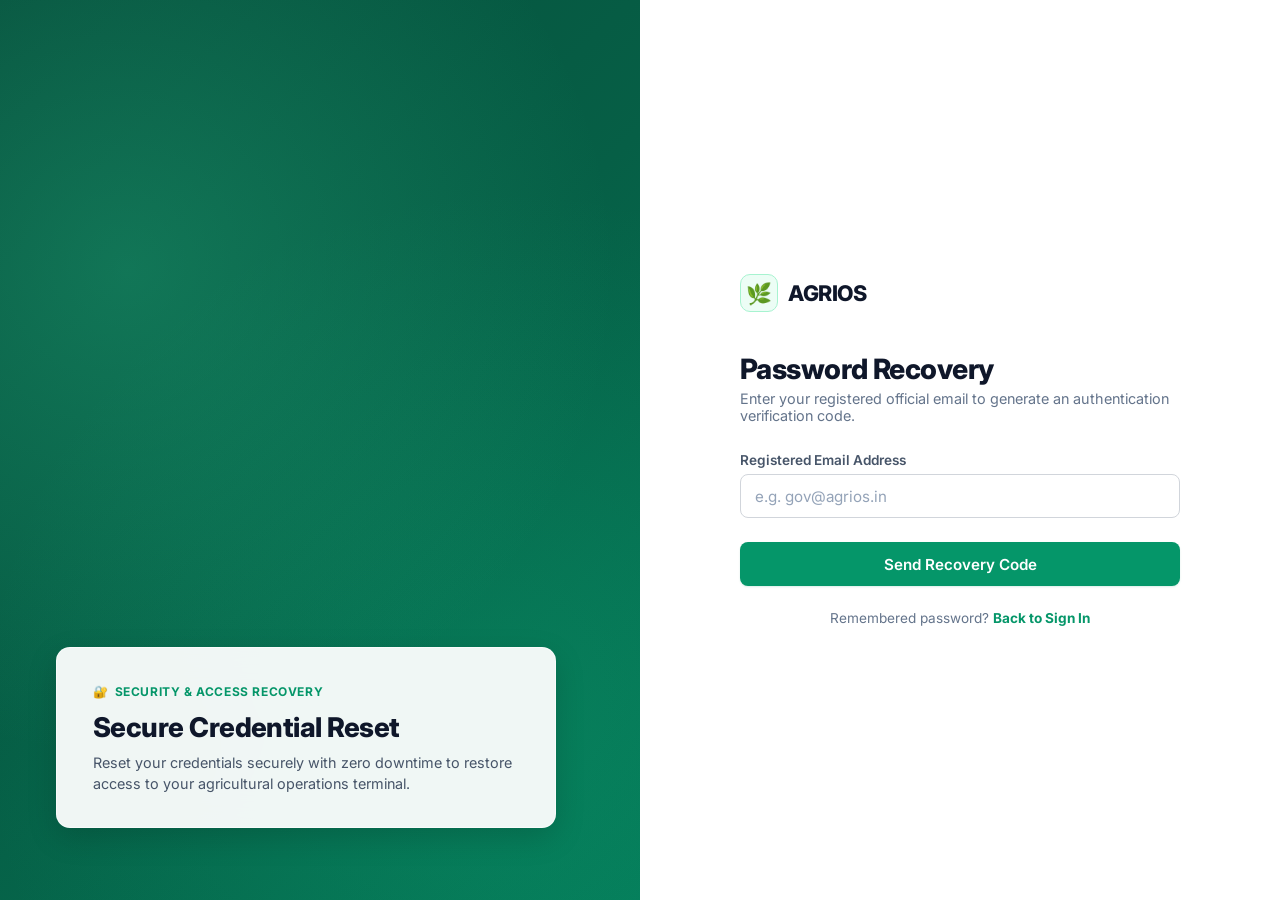
<file: frontend/forgot-password.html>
<!DOCTYPE html>
<html lang="en">
<head>
  <meta charset="UTF-8">
  <meta name="viewport" content="width=device-width, initial-scale=1.0, maximum-scale=1.0, user-scalable=no">
  <title>Reset Password — AGRIOS Living Agricultural OS</title>
  <link rel="preconnect" href="https://fonts.googleapis.com">
  <link rel="preconnect" href="https://fonts.gstatic.com" crossorigin>
  <link href="https://fonts.googleapis.com/css2?family=Inter:wght@400;500;600;700;800&family=JetBrains+Mono:wght@400;500;600&display=swap" rel="stylesheet">
  <link rel="stylesheet" href="css/vizitor-theme.css">
  <style>
    .login-container {
      display: grid;
      grid-template-columns: 1fr 1fr;
      min-height: 100vh;
      width: 100%;
      max-width: 100%;
      overflow-x: hidden;
    }
    @media (max-width: 960px) {
      .login-container {
        display: flex;
        flex-direction: column;
        width: 100%;
        min-height: 100vh;
      }
      .login-visual {
        display: none;
      }
      .login-form-side {
        padding: 1.5rem 1.15rem !important;
        width: 100% !important;
      }
      .login-form-wrapper {
        max-width: 100% !important;
      }
      .brand-logo-row {
        margin-bottom: 1.25rem !important;
      }
    }
    .login-visual {
      background: linear-gradient(135deg, #064e3b 0%, #065f46 50%, #047857 100%);
      display: flex;
      flex-direction: column;
      justify-content: flex-end;
      padding: 4.5rem 3.5rem;
      position: relative;
      overflow: hidden;
    }
    .login-visual::before {
      content: "";
      position: absolute;
      top: 0; left: 0; width: 100%; height: 100%;
      background: radial-gradient(circle at 20% 30%, rgba(52, 211, 153, 0.25) 0%, transparent 60%),
                  radial-gradient(circle at 80% 80%, rgba(16, 185, 129, 0.2) 0%, transparent 60%);
      pointer-events: none;
    }
    .login-visual-box {
      position: relative;
      z-index: 10;
      background: rgba(255, 255, 255, 0.94);
      backdrop-filter: blur(16px);
      padding: 2rem 2.25rem;
      border-radius: 14px;
      box-shadow: 0 10px 30px rgba(0, 0, 0, 0.15);
      border: 1px solid rgba(255, 255, 255, 0.6);
      max-width: 500px;
    }
    .login-visual-box h2 {
      font-size: 1.7rem;
      font-weight: 800;
      color: #0f172a;
      letter-spacing: -0.02em;
      margin-bottom: 0.5rem;
    }
    .login-visual-box p {
      font-size: 0.9rem;
      color: #475569;
      line-height: 1.5;
    }
    .login-form-side {
      display: flex;
      align-items: center;
      justify-content: center;
      padding: 3rem 2rem;
      background-color: #ffffff;
      overflow-y: auto;
    }
    .login-form-wrapper {
      width: 100%;
      max-width: 440px;
      display: flex;
      flex-direction: column;
    }
    .brand-logo-row {
      display: flex;
      align-items: center;
      gap: 10px;
      margin-bottom: 2.5rem;
    }
    .brand-logo-icon {
      width: 38px;
      height: 38px;
      border-radius: 10px;
      background: #ecfdf5;
      border: 1px solid #a7f3d0;
      display: flex;
      align-items: center;
      justify-content: center;
      font-size: 1.3rem;
    }
    .brand-logo-text {
      font-size: 1.35rem;
      font-weight: 800;
      color: #0f172a;
      letter-spacing: -0.02em;
    }
  </style>
</head>
<body>

<div class="login-container">
  <!-- Visual Left Side -->
  <div class="login-visual">
    <div class="login-visual-box">
      <div style="display:inline-flex; align-items:center; gap:6px; font-size:0.75rem; font-weight:700; color:#059669; text-transform:uppercase; letter-spacing:0.05em; margin-bottom:0.75rem;">
        <span>🔐</span> Security & Access Recovery
      </div>
      <h2>Secure Credential Reset</h2>
      <p>Reset your credentials securely with zero downtime to restore access to your agricultural operations terminal.</p>
    </div>
  </div>

  <!-- Form Right Side -->
  <div class="login-form-side">
    <div class="login-form-wrapper">
      
      <div class="brand-logo-row">
        <div class="brand-logo-icon">🌿</div>
        <div class="brand-logo-text">AGRIOS</div>
      </div>

      <div style="margin-bottom: 1.75rem;">
        <h1 style="font-size: 1.75rem; font-weight: 800; color: #0f172a; letter-spacing: -0.02em;">Password Recovery</h1>
        <p style="font-size: 0.9rem; color: #64748b; margin-top: 4px;" id="stage-description">
          Enter your registered official email to generate an authentication verification code.
        </p>
      </div>

      <!-- Alert box -->
      <div id="reset-alert" style="display:none; padding:10px 14px; border-radius:8px; font-size:0.85rem; margin-bottom:1.25rem;"></div>

      <!-- Stage 1: Request OTP -->
      <form id="request-otp-form" onsubmit="handleRequestOtp(event)">
        <div class="input-group">
          <label for="recovery-email">Registered Email Address</label>
          <input type="email" id="recovery-email" required placeholder="e.g. gov@agrios.in">
        </div>

        <button type="submit" class="btn-primary" style="width:100%; height:44px; justify-content:center; margin-top:0.5rem; font-size:0.95rem;" id="request-btn">
          Send Recovery Code
        </button>

        <div style="text-align:center; margin-top:1.5rem; font-size:0.85rem; color:#64748b;">
          Remembered password? <a href="index.html" style="color:#059669; font-weight:700; text-decoration:none;">Back to Sign In</a>
        </div>
      </form>

      <!-- Stage 2: Verify OTP & Enter New Password (Hidden by default) -->
      <form id="verify-reset-form" onsubmit="handleResetPassword(event)" style="display:none;">
        <div class="input-group">
          <label for="otp-code">6-Digit Verification Code (OTP)</label>
          <input type="text" id="otp-code" required placeholder="123456" maxlength="6" style="font-family:'JetBrains Mono', monospace; font-size:1.1rem; letter-spacing:0.2em; text-align:center;">
        </div>

        <div class="input-group">
          <label for="new-password">New Password</label>
          <input type="password" id="new-password" required placeholder="••••••••">
        </div>

        <div class="input-group">
          <label for="confirm-new-password">Confirm New Password</label>
          <input type="password" id="confirm-new-password" required placeholder="••••••••">
        </div>

        <button type="submit" class="btn-primary" style="width:100%; height:44px; justify-content:center; margin-top:0.5rem; font-size:0.95rem;" id="reset-btn">
          Confirm & Update Password
        </button>

        <div style="text-align:center; margin-top:1.5rem; font-size:0.85rem; color:#64748b;">
          <a href="javascript:void(0)" onclick="restartFlow()" style="color:#64748b; text-decoration:none;">← Use a different email</a>
        </div>
      </form>

    </div>
  </div>
</div>

<script>
  let targetEmail = "";

  async function handleRequestOtp(e) {
    e.preventDefault();
    const alertBox = document.getElementById("reset-alert");
    const emailInput = document.getElementById("recovery-email").value.trim();
    const btn = document.getElementById("request-btn");

    btn.disabled = true;
    btn.innerText = "Generating Code...";

    try {
      const res = await fetch("/api/auth/forgot-password", {
        method: "POST",
        headers: { "Content-Type": "application/json" },
        body: JSON.stringify({ email: emailInput })
      });
      const data = await res.json();
      if (!res.ok) throw new Error(data.detail || "Failed to initiate password reset");

      targetEmail = emailInput;

      // Switch to Stage 2
      document.getElementById("request-otp-form").style.display = "none";
      document.getElementById("verify-reset-form").style.display = "block";
      document.getElementById("stage-description").innerText = `Enter the 6-digit OTP code sent to ${targetEmail} and your new password.`;

      alertBox.style.display = "block";
      alertBox.style.background = "#ecfdf5";
      alertBox.style.border = "1px solid #a7f3d0";
      alertBox.style.color = "#059669";
      
      // If server returned dev otp in response, show it to simplify demo verification
      if (data.otp_code) {
        alertBox.innerHTML = `Verification Code generated: <strong style="font-family:monospace; font-size:1rem; letter-spacing:0.1em;">${data.otp_code}</strong> (simulated dispatch).`;
        document.getElementById("otp-code").value = data.otp_code;
      } else {
        alertBox.innerText = `A 6-digit verification code has been dispatched to ${targetEmail}.`;
      }

    } catch (err) {
      alertBox.style.display = "block";
      alertBox.style.background = "#fef2f2";
      alertBox.style.border = "1px solid #fecaca";
      alertBox.style.color = "#dc2626";
      alertBox.innerText = err.message;
      btn.disabled = false;
      btn.innerText = "Send Recovery Code";
    }
  }

  async function handleResetPassword(e) {
    e.preventDefault();
    const alertBox = document.getElementById("reset-alert");
    const otp = document.getElementById("otp-code").value.trim();
    const newPassword = document.getElementById("new-password").value;
    const confirmPassword = document.getElementById("confirm-new-password").value;
    const btn = document.getElementById("reset-btn");

    if (newPassword !== confirmPassword) {
      alertBox.style.display = "block";
      alertBox.style.background = "#fef2f2";
      alertBox.style.border = "1px solid #fecaca";
      alertBox.style.color = "#dc2626";
      alertBox.innerText = "Passwords do not match.";
      return;
    }

    btn.disabled = true;
    btn.innerText = "Updating...";

    try {
      const res = await fetch("/api/auth/reset-password", {
        method: "POST",
        headers: { "Content-Type": "application/json" },
        body: JSON.stringify({
          email: targetEmail,
          otp: otp,
          new_password: newPassword
        })
      });
      const data = await res.json();
      if (!res.ok) throw new Error(data.detail || "Failed to update password");

      alertBox.style.display = "block";
      alertBox.style.background = "#ecfdf5";
      alertBox.style.border = "1px solid #a7f3d0";
      alertBox.style.color = "#059669";
      alertBox.innerText = "Password successfully reset! Redirecting to login...";

      setTimeout(() => {
        window.location.href = "index.html";
      }, 1200);

    } catch (err) {
      alertBox.style.display = "block";
      alertBox.style.background = "#fef2f2";
      alertBox.style.border = "1px solid #fecaca";
      alertBox.style.color = "#dc2626";
      alertBox.innerText = err.message;
      btn.disabled = false;
      btn.innerText = "Confirm & Update Password";
    }
  }

  function restartFlow() {
    document.getElementById("verify-reset-form").style.display = "none";
    document.getElementById("request-otp-form").style.display = "block";
    document.getElementById("reset-alert").style.display = "none";
    document.getElementById("request-btn").disabled = false;
    document.getElementById("request-btn").innerText = "Send Recovery Code";
  }
</script>
</body>
</html>
</file>
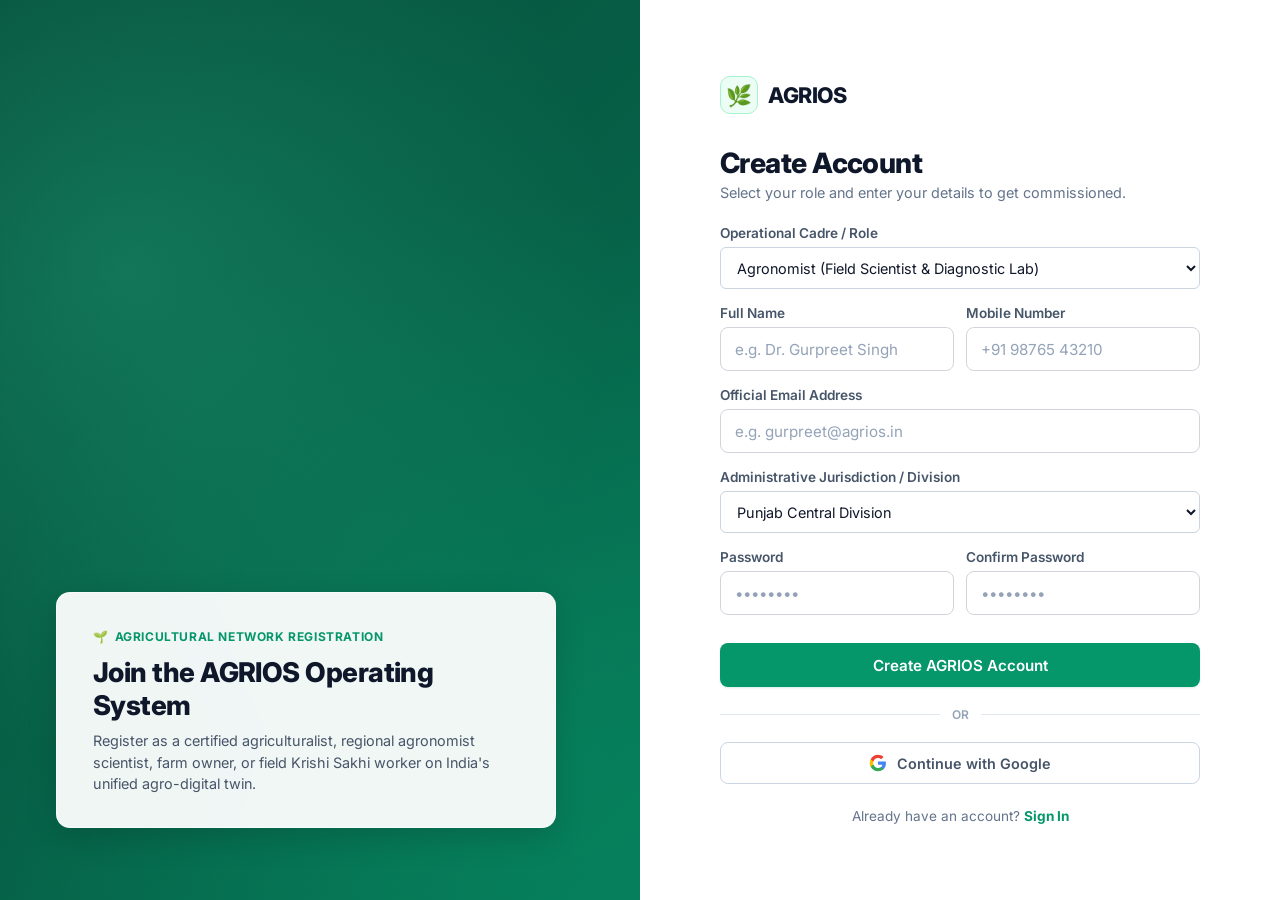
<file: frontend/signup.html>
<!DOCTYPE html>
<html lang="en">
<head>
  <meta charset="UTF-8">
  <meta name="viewport" content="width=device-width, initial-scale=1.0, maximum-scale=1.0, user-scalable=no">
  <title>Sign Up — AGRIOS Living Agricultural OS</title>
  <link rel="preconnect" href="https://fonts.googleapis.com">
  <link rel="preconnect" href="https://fonts.gstatic.com" crossorigin>
  <link href="https://fonts.googleapis.com/css2?family=Inter:wght@400;500;600;700;800&family=JetBrains+Mono:wght@400;500;600&display=swap" rel="stylesheet">
  <link rel="stylesheet" href="css/vizitor-theme.css">
  <style>
    .login-container {
      display: grid;
      grid-template-columns: 1fr 1fr;
      min-height: 100vh;
      width: 100%;
      max-width: 100%;
      overflow-x: hidden;
    }
    @media (max-width: 960px) {
      .login-container {
        display: flex;
        flex-direction: column;
        width: 100%;
        min-height: 100vh;
      }
      .login-visual {
        display: none;
      }
      .login-form-side {
        padding: 1.5rem 1.15rem !important;
        width: 100% !important;
      }
      .login-form-wrapper {
        max-width: 100% !important;
      }
      .brand-logo-row {
        margin-bottom: 1.25rem !important;
      }
    }
    .login-visual {
      background: linear-gradient(135deg, #064e3b 0%, #065f46 50%, #047857 100%);
      display: flex;
      flex-direction: column;
      justify-content: flex-end;
      padding: 4.5rem 3.5rem;
      position: relative;
      overflow: hidden;
    }
    .login-visual::before {
      content: "";
      position: absolute;
      top: 0; left: 0; width: 100%; height: 100%;
      background: radial-gradient(circle at 20% 30%, rgba(52, 211, 153, 0.25) 0%, transparent 60%),
                  radial-gradient(circle at 80% 80%, rgba(16, 185, 129, 0.2) 0%, transparent 60%);
      pointer-events: none;
    }
    .login-visual-box {
      position: relative;
      z-index: 10;
      background: rgba(255, 255, 255, 0.94);
      backdrop-filter: blur(16px);
      padding: 2rem 2.25rem;
      border-radius: 14px;
      box-shadow: 0 10px 30px rgba(0, 0, 0, 0.15);
      border: 1px solid rgba(255, 255, 255, 0.6);
      max-width: 500px;
    }
    .login-visual-box h2 {
      font-size: 1.7rem;
      font-weight: 800;
      color: #0f172a;
      letter-spacing: -0.02em;
      margin-bottom: 0.5rem;
    }
    .login-visual-box p {
      font-size: 0.9rem;
      color: #475569;
      line-height: 1.5;
    }
    .login-form-side {
      display: flex;
      align-items: center;
      justify-content: center;
      padding: 3rem 2rem;
      background-color: #ffffff;
      overflow-y: auto;
    }
    .login-form-wrapper {
      width: 100%;
      max-width: 480px;
      display: flex;
      flex-direction: column;
    }
    .brand-logo-row {
      display: flex;
      align-items: center;
      gap: 10px;
      margin-bottom: 2rem;
    }
    .brand-logo-icon {
      width: 38px;
      height: 38px;
      border-radius: 10px;
      background: #ecfdf5;
      border: 1px solid #a7f3d0;
      display: flex;
      align-items: center;
      justify-content: center;
      font-size: 1.3rem;
    }
    .brand-logo-text {
      font-size: 1.35rem;
      font-weight: 800;
      color: #0f172a;
      letter-spacing: -0.02em;
    }
  </style>
</head>
<body>

<div class="login-container">
  <!-- Visual Left Side -->
  <div class="login-visual">
    <div class="login-visual-box">
      <div style="display:inline-flex; align-items:center; gap:6px; font-size:0.75rem; font-weight:700; color:#059669; text-transform:uppercase; letter-spacing:0.05em; margin-bottom:0.75rem;">
        <span>🌱</span> Agricultural Network Registration
      </div>
      <h2>Join the AGRIOS Operating System</h2>
      <p>Register as a certified agriculturalist, regional agronomist scientist, farm owner, or field Krishi Sakhi worker on India's unified agro-digital twin.</p>
    </div>
  </div>

  <!-- Form Right Side -->
  <div class="login-form-side">
    <div class="login-form-wrapper">
      
      <div class="brand-logo-row">
        <div class="brand-logo-icon">🌿</div>
        <div class="brand-logo-text">AGRIOS</div>
      </div>

      <div style="margin-bottom: 1.5rem;">
        <h1 style="font-size: 1.75rem; font-weight: 800; color: #0f172a; letter-spacing: -0.02em;">Create Account</h1>
        <p style="font-size: 0.9rem; color: #64748b; margin-top: 4px;">Select your role and enter your details to get commissioned.</p>
      </div>

      <!-- Alert box -->
      <div id="signup-alert" style="display:none; padding:10px 14px; border-radius:8px; font-size:0.85rem; margin-bottom:1.25rem;"></div>

      <form id="signup-form" onsubmit="handleSignup(event)">
        <div class="input-group">
          <label for="role">Operational Cadre / Role</label>
          <select id="role" required style="width:100%; height:42px; border:1px solid #cbd5e1; border-radius:6px; padding:0 12px; font-size:0.9rem;">
            <option value="agronomist">Agronomist (Field Scientist & Diagnostic Lab)</option>
            <option value="farmer">Farmer (Landholder & Farm Operations)</option>
            <option value="worker">Worker (Krishi Sakhi & Field Extension)</option>
            <option value="government">Government Administrator (State Command)</option>
          </select>
        </div>

        <div style="display:grid; grid-template-columns:1fr 1fr; gap:12px;">
          <div class="input-group">
            <label for="full_name">Full Name</label>
            <input type="text" id="full_name" required placeholder="e.g. Dr. Gurpreet Singh">
          </div>
          <div class="input-group">
            <label for="phone">Mobile Number</label>
            <input type="tel" id="phone" placeholder="+91 98765 43210">
          </div>
        </div>

        <div class="input-group">
          <label for="email">Official Email Address</label>
          <input type="email" id="email" required placeholder="e.g. gurpreet@agrios.in">
        </div>

        <div class="input-group">
          <label for="jurisdiction_code">Administrative Jurisdiction / Division</label>
          <select id="jurisdiction_code" style="width:100%; height:42px; border:1px solid #cbd5e1; border-radius:6px; padding:0 12px; font-size:0.9rem;">
            <option value="Punjab Central Division">Punjab Central Division</option>
            <option value="Ludhiana Agricultural Belt">Ludhiana Agricultural Belt</option>
            <option value="Bathinda South Division">Bathinda South Division</option>
            <option value="Patiala East Division">Patiala East Division</option>
            <option value="Amritsar Border Division">Amritsar Border Division</option>
          </select>
        </div>

        <div style="display:grid; grid-template-columns:1fr 1fr; gap:12px;">
          <div class="input-group">
            <label for="password">Password</label>
            <input type="password" id="password" required placeholder="••••••••">
          </div>
          <div class="input-group">
            <label for="confirm_password">Confirm Password</label>
            <input type="password" id="confirm_password" required placeholder="••••••••">
          </div>
        </div>

        <button type="submit" class="btn-primary" style="width:100%; height:44px; justify-content:center; margin-top:0.75rem; font-size:0.95rem;" id="signup-btn">
          Create AGRIOS Account
        </button>

        <div style="display:flex; align-items:center; margin:1.25rem 0; gap:12px;">
          <div style="flex:1; height:1px; background:#e2e8f0;"></div>
          <span style="font-size:0.75rem; color:#94a3b8; font-weight:600; text-transform:uppercase;">or</span>
          <div style="flex:1; height:1px; background:#e2e8f0;"></div>
        </div>

        <button type="button" class="btn-secondary" onclick="handleGoogleSignUp()" style="width:100%; height:42px; justify-content:center; gap:10px; font-size:0.9rem; font-weight:600; background:#ffffff; border:1px solid #cbd5e1;">
          <svg width="18" height="18" viewBox="0 0 24 24">
            <path fill="#4285F4" d="M22.56 12.25c0-.78-.07-1.53-.2-2.25H12v4.26h5.92c-.26 1.37-1.04 2.53-2.21 3.31v2.77h3.57c2.08-1.92 3.28-4.74 3.28-8.09z"/>
            <path fill="#34A853" d="M12 23c2.97 0 5.46-.98 7.28-2.66l-3.57-2.77c-.98.66-2.23 1.06-3.71 1.06-2.86 0-5.29-1.93-6.16-4.53H2.18v2.84C3.99 20.53 7.7 23 12 23z"/>
            <path fill="#FBBC05" d="M5.84 14.09c-.22-.66-.35-1.36-.35-2.09s.13-1.43.35-2.09V7.06H2.18C1.43 8.55 1 10.22 1 12s.43 3.45 1.18 4.94l2.85-2.22.81-.63z"/>
            <path fill="#EA4335" d="M12 5.38c1.62 0 3.06.56 4.21 1.64l3.15-3.15C17.45 2.09 14.97 1 12 1 7.7 1 3.99 3.47 2.18 7.06l3.66 2.84c.87-2.6 3.3-4.52 6.16-4.52z"/>
          </svg>
          Continue with Google
        </button>

        <div style="text-align:center; margin-top:1.5rem; font-size:0.85rem; color:#64748b;">
          Already have an account? <a href="index.html" style="color:#059669; font-weight:700; text-decoration:none;">Sign In</a>
        </div>
      </form>

    </div>
  </div>
</div>

<script src="js/api.js"></script>
<script src="js/components.js"></script>
<script>
  async function handleSignup(e) {
    e.preventDefault();
    const alertBox = document.getElementById("signup-alert");
    const role = document.getElementById("role").value;
    const full_name = document.getElementById("full_name").value.trim();
    const email = document.getElementById("email").value.trim();
    const phone = document.getElementById("phone").value.trim();
    const jurisdiction_code = document.getElementById("jurisdiction_code").value;
    const password = document.getElementById("password").value;
    const confirm_password = document.getElementById("confirm_password").value;
    const btn = document.getElementById("signup-btn");

    if (password !== confirm_password) {
      alertBox.style.display = "block";
      alertBox.style.background = "#fef2f2";
      alertBox.style.border = "1px solid #fecaca";
      alertBox.style.color = "#dc2626";
      alertBox.innerText = "Passwords do not match. Please verify.";
      return;
    }

    btn.disabled = true;
    btn.innerText = "Creating Account...";

    try {
      const res = await fetch("/api/auth/signup", {
        method: "POST",
        headers: { "Content-Type": "application/json" },
        body: JSON.stringify({
          role,
          full_name,
          email,
          phone,
          jurisdiction_code,
          password
        })
      });
      const data = await res.json();
      if (!res.ok) throw new Error(data.detail || "Registration failed");

      localStorage.setItem("agrios_token", data.access_token);
      localStorage.setItem("agrios_user", JSON.stringify(data.user));

      alertBox.style.display = "block";
      alertBox.style.background = "#ecfdf5";
      alertBox.style.border = "1px solid #a7f3d0";
      alertBox.style.color = "#059669";
      alertBox.innerText = "Account created successfully! Launching terminal...";

      setTimeout(() => {
        redirectUser(data.user.role);
      }, 800);

    } catch (err) {
      alertBox.style.display = "block";
      alertBox.style.background = "#fef2f2";
      alertBox.style.border = "1px solid #fecaca";
      alertBox.style.color = "#dc2626";
      alertBox.innerText = err.message || "Registration failed.";
      btn.disabled = false;
      btn.innerText = "Create AGRIOS Account";
    }
  }

  async function handleGoogleSignUp() {
    const alertBox = document.getElementById("signup-alert");
    const role = document.getElementById("role").value || "farmer";
    const email = document.getElementById("email").value.trim() || `google.${role}@agrios.in`;
    const name = document.getElementById("full_name").value.trim() || `${role.charAt(0).toUpperCase() + role.slice(1)} Specialist`;
    try {
      const res = await fetch("/api/auth/google", {
        method: "POST",
        headers: { "Content-Type": "application/json" },
        body: JSON.stringify({
          token: "google_signup_mock_token",
          role: role,
          email: email,
          name: name
        })
      });
      const data = await res.json();
      if (!res.ok) throw new Error(data.detail || "Google Sign-Up failed");

      localStorage.setItem("agrios_token", data.access_token);
      localStorage.setItem("agrios_user", JSON.stringify(data.user));
      redirectUser(data.user.role);
    } catch (err) {
      alertBox.style.display = "block";
      alertBox.style.background = "#fef2f2";
      alertBox.style.border = "1px solid #fecaca";
      alertBox.style.color = "#dc2626";
      alertBox.innerText = err.message || "Google sign-up failed.";
    }
  }

  function redirectUser(role) {
    const r = (role || "").toString().toLowerCase().trim();
    const isFileProto = window.location.protocol === "file:";

    let target = isFileProto ? "government.html" : "/government";
    if (r === "agronomist") {
      target = isFileProto ? "agronomist.html" : "/agronomist";
    } else if (r === "farmer") {
      target = isFileProto ? "farmer.html" : "/farmer";
    } else if (r === "worker" || r === "operator" || r === "field_worker") {
      target = isFileProto ? "worker.html" : "/worker";
    } else if (r === "government" || r === "admin" || r === "gov") {
      target = isFileProto ? "government.html" : "/government";
    }

    window.location.href = target;
  }
</script>
</body>
</html>
</file>
<file: frontend/css/vizitor-theme.css>
/* ==========================================================================
   VIZITOR UI THEME FOR AGRIOS
   Clean, modern healthcare/pharma/agri design system
   Inter typography, Emerald Green palette (#059669 / #10b981),
   Sticky sidebar navigation, 44px standard input bars, responsive panels
   ========================================================================== */

@import url('https://fonts.googleapis.com/css2?family=Inter:wght@400;500;600;700;800&family=JetBrains+Mono:wght@400;500;600&display=swap');

:root {
  /* Pharma & Agri Green Palette */
  --brand-primary: #059669;
  --brand-primary-hover: #047857;
  --brand-accent: #10b981;
  --brand-light: #ecfdf5;
  --brand-light-hover: #d1fae5;
  --brand-border: #a7f3d0;
  --brand-ring: rgba(16, 185, 129, 0.2);

  /* Status Colors */
  --status-success: #10b981;
  --status-success-bg: #ecfdf5;
  --status-warning: #f59e0b;
  --status-warning-bg: #fffbeb;
  --status-danger: #ef4444;
  --status-danger-bg: #fef2f2;
  --status-info: #0284c7;
  --status-info-bg: #f0f9ff;

  /* Neutrals & Surfaces */
  --bg-canvas: #f8fafc;
  --bg-card: #ffffff;
  --bg-sidebar: #fafdfb;
  --bg-sidebar-hover: #ecfdf5;
  --border-subtle: #e2e8f0;
  --border-medium: #cbd5e1;
  --border-focus: #10b981;

  /* Typography */
  --font-sans: 'Inter', -apple-system, BlinkMacSystemFont, "Segoe UI", Roboto, sans-serif;
  --font-mono: 'JetBrains Mono', monospace;
  --text-primary: #0f172a;
  --text-secondary: #475569;
  --text-muted: #94a3b8;

  /* Shadows & Radii */
  --shadow-sm: 0 1px 2px 0 rgba(0, 0, 0, 0.05);
  --shadow-md: 0 4px 6px -1px rgba(0, 0, 0, 0.06), 0 2px 4px -1px rgba(0, 0, 0, 0.04);
  --shadow-lg: 0 10px 15px -3px rgba(0, 0, 0, 0.08), 0 4px 6px -2px rgba(0, 0, 0, 0.04);
  --radius-sm: 6px;
  --radius-md: 10px;
  --radius-lg: 14px;
}

* {
  box-sizing: border-box;
  margin: 0;
  padding: 0;
  font-family: var(--font-sans);
}

body {
  background-color: var(--bg-canvas);
  color: var(--text-primary);
  min-height: 100vh;
  -webkit-font-smoothing: antialiased;
}

/* --------------------------------------------------------------------------
   Layout & Sticky Sidebar
   -------------------------------------------------------------------------- */
.dashboard-layout {
  display: flex;
  min-height: 100vh;
  background-color: var(--bg-canvas);
  width: 100%;
}

.sidebar {
  width: 260px;
  height: 100vh;
  background-color: var(--bg-sidebar);
  border-right: 1px solid var(--border-subtle);
  display: flex;
  flex-direction: column;
  padding: 1.5rem 1.25rem;
  position: fixed;
  left: 0;
  top: 0;
  z-index: 100;
  overflow-y: auto;
}

.sidebar-brand {
  display: flex;
  align-items: center;
  gap: 10px;
  margin-bottom: 2rem;
  padding: 0.25rem 0.5rem;
}

.sidebar-brand-icon {
  width: 32px;
  height: 32px;
  border-radius: 8px;
  background: var(--brand-light);
  border: 1px solid var(--brand-border);
  display: flex;
  align-items: center;
  justify-content: center;
  color: var(--brand-primary);
  font-size: 1.1rem;
}

.sidebar-brand-text {
  font-size: 1.15rem;
  font-weight: 800;
  color: var(--text-primary);
  letter-spacing: -0.02em;
}

.sidebar-brand-badge {
  font-size: 0.65rem;
  font-weight: 700;
  padding: 2px 6px;
  border-radius: 4px;
  background: var(--brand-light);
  color: var(--brand-primary);
  text-transform: uppercase;
  letter-spacing: 0.05em;
  margin-left: auto;
}

.sidebar-menu {
  display: flex;
  flex-direction: column;
  gap: 0.35rem;
  flex-grow: 1;
}

.sidebar-label {
  font-size: 0.7rem;
  font-weight: 700;
  text-transform: uppercase;
  color: var(--text-muted);
  letter-spacing: 0.05em;
  padding: 0.75rem 0.85rem 0.35rem;
}

.menu-item {
  display: flex;
  align-items: center;
  gap: 12px;
  padding: 0.7rem 0.85rem;
  border-radius: var(--radius-sm);
  text-decoration: none;
  color: var(--text-secondary);
  font-weight: 500;
  font-size: 0.875rem;
  cursor: pointer;
  border: 1px solid transparent;
  transition: all 0.15s ease-in-out;
}

.menu-item:hover {
  background-color: var(--bg-sidebar-hover);
  color: var(--brand-primary);
}

.menu-item.active {
  background-color: var(--brand-light);
  color: var(--brand-primary);
  font-weight: 600;
  border-color: var(--brand-border);
}

.menu-item svg {
  width: 18px;
  height: 18px;
  color: var(--text-muted);
  flex-shrink: 0;
  transition: color 0.15s;
}

.menu-item:hover svg,
.menu-item.active svg {
  color: var(--brand-primary);
}

.menu-item .badge-count {
  margin-left: auto;
  font-size: 0.7rem;
  font-weight: 700;
  padding: 2px 7px;
  border-radius: 10px;
  background: var(--brand-primary);
  color: #ffffff;
}

.sidebar-footer {
  border-top: 1px solid var(--border-subtle);
  padding-top: 1rem;
  margin-top: auto;
  display: flex;
  flex-direction: column;
  gap: 0.5rem;
}

/* --------------------------------------------------------------------------
   Main Content Panel & Top Header
   -------------------------------------------------------------------------- */
.main-content {
  margin-left: 260px;
  flex-grow: 1;
  min-height: 100vh;
  display: flex;
  flex-direction: column;
  background-color: var(--bg-canvas);
  max-width: calc(100vw - 260px);
}

.top-header {
  height: 70px;
  background-color: var(--bg-card);
  border-bottom: 1px solid var(--border-subtle);
  display: flex;
  align-items: center;
  justify-content: space-between;
  padding: 0 2rem;
  position: sticky;
  top: 0;
  z-index: 90;
}

.header-left {
  display: flex;
  align-items: center;
  gap: 1.5rem;
  flex-grow: 1;
}

/* VIZITOR Standard Search Bar */
.search-bar {
  display: flex;
  align-items: center;
  gap: 8px;
  background-color: #f1f5f9;
  border: 1px solid transparent;
  border-radius: 8px;
  padding: 0 14px;
  height: 40px;
  width: 280px;
  transition: all 0.2s;
}

.search-bar:focus-within {
  background-color: #ffffff;
  border-color: var(--brand-primary);
  box-shadow: 0 0 0 3px var(--brand-ring);
}

.search-bar input {
  border: none;
  background: none;
  outline: none;
  font-size: 0.875rem;
  color: var(--text-primary);
  width: 100%;
}

.search-bar input::placeholder {
  color: var(--text-muted);
}

.search-bar svg {
  width: 16px;
  height: 16px;
  color: var(--text-muted);
}

.header-right {
  display: flex;
  align-items: center;
  gap: 14px;
}

/* Connectivity Status Pill */
.connectivity-status-btn {
  display: inline-flex;
  align-items: center;
  gap: 6px;
  padding: 6px 12px;
  border-radius: 20px;
  font-size: 0.78rem;
  font-weight: 600;
  cursor: pointer;
  border: 1px solid transparent;
  transition: all 0.2s ease;
  background: var(--brand-light);
  color: var(--brand-primary);
  border-color: var(--brand-border);
}

.connectivity-status-btn .conn-dot {
  width: 8px;
  height: 8px;
  border-radius: 50%;
  background: var(--brand-accent);
  box-shadow: 0 0 0 2px var(--brand-ring);
}

.profile-badge {
  display: flex;
  align-items: center;
  gap: 10px;
  padding-left: 1.25rem;
  border-left: 1px solid var(--border-subtle);
}

.profile-avatar {
  width: 36px;
  height: 36px;
  border-radius: 50%;
  background-color: var(--brand-light);
  color: var(--brand-primary);
  display: flex;
  align-items: center;
  justify-content: center;
  font-weight: 700;
  font-size: 0.85rem;
  border: 1px solid var(--brand-border);
}

.profile-info {
  display: flex;
  flex-direction: column;
}

.profile-name {
  font-size: 0.85rem;
  font-weight: 600;
  color: var(--text-primary);
}

.profile-role {
  font-size: 0.7rem;
  color: var(--text-muted);
  text-transform: uppercase;
}

/* --------------------------------------------------------------------------
   Dashboard Body & Welcome Row
   -------------------------------------------------------------------------- */
.dashboard-body {
  padding: 2.25rem 2.75rem;
  display: flex;
  flex-direction: column;
  gap: 2rem;
}

.welcome-row {
  display: flex;
  align-items: center;
  justify-content: space-between;
  flex-wrap: wrap;
  gap: 1rem;
}

.welcome-text h2 {
  font-size: 1.75rem;
  font-weight: 800;
  color: var(--text-primary);
  letter-spacing: -0.02em;
}

.welcome-text p {
  font-size: 0.9rem;
  color: var(--text-secondary);
  margin-top: 4px;
}

.welcome-actions {
  display: flex;
  gap: 10px;
  align-items: center;
}

/* --------------------------------------------------------------------------
   Standardized VIZITOR Buttons
   -------------------------------------------------------------------------- */
.btn-primary {
  background-color: var(--brand-primary);
  color: #ffffff;
  border: none;
  padding: 0 18px;
  height: 40px;
  border-radius: 8px;
  font-weight: 600;
  font-size: 0.875rem;
  cursor: pointer;
  display: inline-flex;
  align-items: center;
  gap: 8px;
  transition: all 0.15s ease;
  box-shadow: 0 1px 2px rgba(5, 150, 105, 0.15);
}

.btn-primary:hover {
  background-color: var(--brand-primary-hover);
  box-shadow: 0 2px 4px rgba(5, 150, 105, 0.25);
  transform: translateY(-1px);
}

.btn-secondary {
  background-color: #ffffff;
  border: 1px solid var(--border-medium);
  color: var(--text-secondary);
  padding: 0 16px;
  height: 40px;
  border-radius: 8px;
  font-weight: 500;
  font-size: 0.875rem;
  cursor: pointer;
  display: inline-flex;
  align-items: center;
  gap: 8px;
  transition: all 0.15s ease;
}

.btn-secondary:hover {
  background-color: #f8fafc;
  border-color: var(--text-muted);
  color: var(--text-primary);
}

.btn-danger {
  background-color: var(--status-danger-bg);
  border: 1px solid #fca5a5;
  color: #dc2626;
  padding: 0 16px;
  height: 40px;
  border-radius: 8px;
  font-weight: 600;
  font-size: 0.875rem;
  cursor: pointer;
  display: inline-flex;
  align-items: center;
  gap: 8px;
  transition: all 0.15s ease;
}

.btn-danger:hover {
  background-color: #fee2e2;
}

/* --------------------------------------------------------------------------
   Standardized 44px VIZITOR Input / Entering Bars
   -------------------------------------------------------------------------- */
.input-group {
  display: flex;
  flex-direction: column;
  gap: 6px;
  margin-bottom: 1rem;
}

.input-group label {
  font-size: 0.85rem;
  font-weight: 600;
  color: var(--text-secondary);
}

.form-control,
.input-group input,
.input-group select,
.input-group textarea {
  height: 44px;
  padding: 0 14px;
  border: 1px solid #d1d5db;
  border-radius: 8px;
  font-size: 0.95rem;
  color: var(--text-primary);
  background-color: #ffffff;
  outline: none;
  font-family: var(--font-sans);
  transition: all 0.2s ease-in-out;
  width: 100%;
}

.input-group textarea {
  height: auto;
  min-height: 88px;
  padding: 10px 14px;
  resize: vertical;
}

.form-control:focus,
.input-group input:focus,
.input-group select:focus,
.input-group textarea:focus {
  border-color: var(--brand-accent);
  box-shadow: 0 0 0 4px var(--brand-ring);
}

.form-control::placeholder,
.input-group input::placeholder {
  color: var(--text-muted);
}

/* --------------------------------------------------------------------------
   Summary Grid Cards (VIZITOR Style with Green accents)
   -------------------------------------------------------------------------- */
.summary-grid {
  display: grid;
  grid-template-columns: repeat(auto-fit, minmax(240px, 1fr));
  gap: 1.5rem;
  margin-bottom: 0.5rem;
}

.summary-card {
  background-color: var(--bg-card);
  border: 1px solid var(--border-subtle);
  border-radius: var(--radius-md);
  padding: 1.25rem 1.5rem;
  display: flex;
  flex-direction: column;
  justify-content: space-between;
  min-height: 135px;
  box-shadow: var(--shadow-sm);
  transition: box-shadow 0.2s, border-color 0.2s, transform 0.2s;
}

.summary-card:hover {
  box-shadow: var(--shadow-md);
  border-color: var(--border-medium);
  transform: translateY(-2px);
}

.card-header-row {
  display: flex;
  justify-content: space-between;
  align-items: flex-start;
}

.card-title {
  font-size: 0.75rem;
  font-weight: 700;
  text-transform: uppercase;
  color: var(--text-muted);
  letter-spacing: 0.05em;
}

.card-icon-container {
  width: 36px;
  height: 36px;
  border-radius: 8px;
  display: flex;
  align-items: center;
  justify-content: center;
}

.card-icon-green { background-color: var(--brand-light); color: var(--brand-primary); }
.card-icon-amber { background-color: var(--status-warning-bg); color: var(--status-warning); }
.card-icon-blue  { background-color: var(--status-info-bg); color: var(--status-info); }
.card-icon-rose  { background-color: var(--status-danger-bg); color: var(--status-danger); }

.card-icon-container svg {
  width: 18px;
  height: 18px;
}

.card-value-row {
  margin-top: 1rem;
  display: flex;
  align-items: flex-end;
  justify-content: space-between;
}

.card-value {
  font-size: 1.85rem;
  font-weight: 800;
  color: var(--text-primary);
  letter-spacing: -0.03em;
  line-height: 1;
}

.card-badge {
  font-size: 0.725rem;
  font-weight: 600;
  padding: 2px 8px;
  border-radius: 12px;
  display: inline-flex;
  align-items: center;
  gap: 4px;
}

.badge-success { background-color: var(--status-success-bg); color: #065f46; }
.badge-warning { background-color: var(--status-warning-bg); color: #92400e; }
.badge-danger  { background-color: var(--status-danger-bg); color: #991b1b; }
.badge-neutral { background-color: #f1f5f9; color: var(--text-secondary); }

/* --------------------------------------------------------------------------
   Panels & Tab Views
   -------------------------------------------------------------------------- */
.card-panel {
  background-color: var(--bg-card);
  border: 1px solid var(--border-subtle);
  border-radius: var(--radius-md);
  padding: 1.75rem 2rem;
  box-shadow: var(--shadow-sm);
  margin-bottom: 1.75rem;
}

.panel-header {
  display: flex;
  justify-content: space-between;
  align-items: center;
  margin-bottom: 1.25rem;
  flex-wrap: wrap;
  gap: 0.75rem;
}

.panel-title {
  font-size: 1.1rem;
  font-weight: 700;
  color: var(--text-primary);
  letter-spacing: -0.01em;
}

.panel-subtitle {
  font-size: 0.8rem;
  color: var(--text-secondary);
  margin-top: 2px;
}

/* Tab Navigation */
.vizitor-tabs {
  display: flex;
  gap: 0.5rem;
  border-bottom: 1px solid var(--border-subtle);
  margin-bottom: 1.5rem;
  overflow-x: auto;
}

.vizitor-tab-btn {
  padding: 0.75rem 1.25rem;
  font-size: 0.875rem;
  font-weight: 600;
  color: var(--text-secondary);
  border: none;
  background: none;
  border-bottom: 2px solid transparent;
  cursor: pointer;
  display: flex;
  align-items: center;
  gap: 8px;
  white-space: nowrap;
  transition: all 0.15s;
}

.vizitor-tab-btn:hover {
  color: var(--text-primary);
}

.vizitor-tab-btn.active {
  color: var(--brand-primary);
  border-bottom-color: var(--brand-primary);
}

.vizitor-tab-content {
  display: none;
  animation: fadeIn 0.2s ease-in-out;
}

.vizitor-tab-content.active {
  display: flex;
  flex-direction: column;
  gap: 1.75rem;
}

@keyframes fadeIn {
  from { opacity: 0; transform: translateY(4px); }
  to { opacity: 1; transform: translateY(0); }
}

/* --------------------------------------------------------------------------
   Tables & Data Grids
   -------------------------------------------------------------------------- */
.vizitor-table-container {
  width: 100%;
  overflow-x: auto;
  border: 1px solid var(--border-subtle);
  border-radius: var(--radius-sm);
}

.vizitor-table {
  width: 100%;
  border-collapse: collapse;
  text-align: left;
  font-size: 0.875rem;
}

.vizitor-table th {
  background-color: #f8fafc;
  padding: 0.85rem 1rem;
  font-weight: 600;
  color: var(--text-secondary);
  border-bottom: 1px solid var(--border-subtle);
  font-size: 0.75rem;
  text-transform: uppercase;
  letter-spacing: 0.05em;
}

.vizitor-table td {
  padding: 0.9rem 1rem;
  border-bottom: 1px solid var(--border-subtle);
  color: var(--text-primary);
}

.vizitor-table tr:hover td {
  background-color: #fafdfb;
}

/* --------------------------------------------------------------------------
   Modals
   -------------------------------------------------------------------------- */
.vizitor-modal-overlay {
  position: fixed;
  top: 0;
  left: 0;
  width: 100vw;
  height: 100vh;
  background: rgba(15, 23, 42, 0.5);
  backdrop-filter: blur(4px);
  display: none;
  align-items: center;
  justify-content: center;
  z-index: 1000;
  padding: 1.5rem;
}

.vizitor-modal {
  background: #ffffff;
  border-radius: var(--radius-lg);
  border: 1px solid var(--border-subtle);
  box-shadow: var(--shadow-lg);
  width: 100%;
  max-width: 640px;
  max-height: 90vh;
  overflow-y: auto;
  display: flex;
  flex-direction: column;
}

.vizitor-modal-header {
  padding: 1.25rem 1.5rem;
  border-bottom: 1px solid var(--border-subtle);
  display: flex;
  justify-content: space-between;
  align-items: center;
}

.vizitor-modal-title {
  font-size: 1.15rem;
  font-weight: 700;
  color: var(--text-primary);
}

.vizitor-modal-body {
  padding: 1.5rem;
}

.vizitor-modal-footer {
  padding: 1rem 1.5rem;
  border-top: 1px solid var(--border-subtle);
  display: flex;
  justify-content: flex-end;
  gap: 10px;
  background: #f8fafc;
  border-bottom-left-radius: var(--radius-lg);
  border-bottom-right-radius: var(--radius-lg);
}

/* --------------------------------------------------------------------------
   Empty State Placeholder (Zero Hardcoded Clean Slate)
   -------------------------------------------------------------------------- */
.empty-slate {
  text-align: center;
  padding: 3.5rem 2rem;
  background: #ffffff;
  border: 2px dashed var(--border-medium);
  border-radius: var(--radius-md);
  display: flex;
  flex-direction: column;
  align-items: center;
  justify-content: center;
}

.empty-slate-icon {
  width: 56px;
  height: 56px;
  border-radius: 50%;
  background: var(--brand-light);
  color: var(--brand-primary);
  display: flex;
  align-items: center;
  justify-content: center;
  font-size: 1.75rem;
  margin-bottom: 1rem;
}

.empty-slate h3 {
  font-size: 1.2rem;
  font-weight: 700;
  color: var(--text-primary);
  margin-bottom: 0.5rem;
}

.empty-slate p {
  font-size: 0.9rem;
  color: var(--text-secondary);
  max-width: 460px;
  margin-bottom: 1.5rem;
  line-height: 1.5;
}

/* --------------------------------------------------------------------------
   Mobile Navigation Controls & Calibration (Phone-First Optimization)
   -------------------------------------------------------------------------- */
.mobile-menu-toggle-btn {
  display: none;
  align-items: center;
  justify-content: center;
  width: 38px;
  height: 38px;
  border-radius: 8px;
  background: var(--bg-card);
  border: 1px solid var(--border-subtle);
  color: var(--brand-primary);
  cursor: pointer;
  flex-shrink: 0;
  padding: 0;
  transition: all 0.2s ease;
}
.mobile-menu-toggle-btn:hover {
  background: var(--brand-light);
  border-color: var(--brand-border);
}

.mobile-sidebar-close-btn {
  display: none;
  align-items: center;
  justify-content: center;
  width: 32px;
  height: 32px;
  border-radius: 6px;
  background: var(--brand-light);
  border: 1px solid var(--brand-border);
  color: var(--brand-primary);
  font-size: 1.2rem;
  cursor: pointer;
  margin-left: auto;
  padding: 0;
}

.mobile-sidebar-backdrop {
  display: none;
  position: fixed;
  inset: 0;
  background: rgba(15, 23, 42, 0.55);
  backdrop-filter: blur(4px);
  -webkit-backdrop-filter: blur(4px);
  z-index: 1999;
  opacity: 0;
  pointer-events: none;
  transition: opacity 0.25s ease;
}
.mobile-sidebar-backdrop.active {
  display: block;
  opacity: 1;
  pointer-events: auto;
}

body.sidebar-locked {
  overflow: hidden !important;
}

/* ==========================================================================
   Mobile Viewport Breakpoints (Phones & Small Tablets <= 900px)
   ========================================================================== */
@media (max-width: 900px) {
  /* Toggle & Close Buttons */
  .mobile-menu-toggle-btn {
    display: inline-flex !important;
  }
  .mobile-sidebar-close-btn {
    display: inline-flex !important;
  }

  /* Off-Canvas Slide Drawer Sidebar */
  .sidebar {
    position: fixed !important;
    top: 0 !important;
    left: 0 !important;
    width: 285px !important;
    max-width: 85vw !important;
    height: 100vh !important;
    height: 100dvh !important;
    transform: translateX(-100%) !important;
    transition: transform 0.28s cubic-bezier(0.16, 1, 0.3, 1) !important;
    z-index: 2000 !important;
    box-shadow: 4px 0 28px rgba(0, 0, 0, 0.25) !important;
    overflow-y: auto !important;
    -webkit-overflow-scrolling: touch !important;
  }
  .sidebar.mobile-open {
    transform: translateX(0) !important;
  }

  /* Full Width Main Layout */
  .dashboard-layout {
    display: block !important;
    width: 100% !important;
    min-height: 100vh !important;
    overflow-x: hidden !important;
  }

  .main-content {
    margin-left: 0 !important;
    max-width: 100% !important;
    width: 100% !important;
    min-width: 0 !important;
    overflow-x: hidden !important;
  }

  /* Adaptive Top Navigation Bar */
  .top-header {
    height: auto !important;
    min-height: 56px !important;
    padding: 0.6rem 0.85rem !important;
    flex-wrap: wrap !important;
    gap: 8px !important;
    position: sticky !important;
    top: 0 !important;
    z-index: 90 !important;
    background-color: #ffffff !important;
  }

  .top-header .header-left {
    display: flex !important;
    align-items: center !important;
    gap: 8px !important;
    flex: 1 1 auto !important;
    min-width: 0 !important;
  }

  .top-header .header-title-wrapper {
    min-width: 0 !important;
  }

  #header-portal-title {
    font-size: 0.98rem !important;
    white-space: nowrap !important;
    overflow: hidden !important;
    text-overflow: ellipsis !important;
    max-width: 180px !important;
  }

  .header-active-zone-badge {
    display: none !important;
  }

  .top-header .header-right {
    display: flex !important;
    align-items: center !important;
    gap: 6px !important;
    margin-left: auto !important;
  }

  .top-header .search-bar {
    order: 10 !important;
    width: 100% !important;
    margin-top: 4px !important;
    height: 38px !important;
    display: flex !important;
  }

  .portal-lang-select {
    height: 32px !important;
    padding: 0 4px !important;
    font-size: 0.72rem !important;
  }

  .header-help-btn {
    height: 32px !important;
    padding: 0 6px !important;
    font-size: 0.72rem !important;
  }
  .header-help-btn .btn-text-sop {
    display: none !important;
  }

  .connectivity-status-btn {
    padding: 4px 8px !important;
    font-size: 0.7rem !important;
  }
  .connectivity-status-btn .conn-btn-text {
    display: none !important;
  }

  .nav-bell-btn {
    width: 32px !important;
    height: 32px !important;
  }

  .profile-badge {
    padding-left: 0.25rem !important;
    border-left: none !important;
    gap: 4px !important;
  }
  .profile-avatar {
    width: 30px !important;
    height: 30px !important;
    font-size: 0.75rem !important;
  }
  .profile-badge .profile-info {
    display: none !important;
  }
  .profile-signout-btn {
    height: 30px !important;
    padding: 0 6px !important;
    font-size: 0.7rem !important;
  }

  /* Content Body & Headings */
  .dashboard-body {
    padding: 1rem 0.85rem !important;
    gap: 1.25rem !important;
    width: 100% !important;
    max-width: 100vw !important;
    overflow-x: hidden !important;
  }

  .welcome-row {
    flex-direction: column !important;
    align-items: flex-start !important;
    gap: 0.85rem !important;
    padding: 1.15rem 1rem !important;
  }
  .welcome-text h2 {
    font-size: 1.35rem !important;
    line-height: 1.25 !important;
  }
  .welcome-text p {
    font-size: 0.82rem !important;
  }
  .welcome-actions {
    width: 100% !important;
    display: flex !important;
    flex-direction: column !important;
    gap: 8px !important;
  }
  .welcome-actions button {
    width: 100% !important;
    height: 42px !important;
    justify-content: center !important;
  }

  /* Card Panels & Grids */
  .card-panel {
    padding: 1rem !important;
    border-radius: 10px !important;
  }
  .panel-header {
    flex-direction: column !important;
    align-items: flex-start !important;
    gap: 8px !important;
  }
  .panel-header > div:last-child {
    width: 100% !important;
    display: flex !important;
    flex-wrap: wrap !important;
    gap: 6px !important;
  }
  .panel-header button {
    flex: 1 1 calc(50% - 6px) !important;
    min-width: 130px !important;
    justify-content: center !important;
    height: 38px !important;
  }

  .summary-grid,
  .stats-grid {
    grid-template-columns: 1fr !important;
    gap: 0.75rem !important;
  }
  .summary-card {
    min-height: auto !important;
    padding: 1.1rem 1.15rem !important;
  }

  /* Tables: Swipeable Horizontally on Touch Devices */
  .vizitor-table-container {
    width: 100% !important;
    max-width: 100% !important;
    overflow-x: auto !important;
    -webkit-overflow-scrolling: touch !important;
    border: 1px solid var(--border-subtle) !important;
    border-radius: 8px !important;
    display: block !important;
    margin-bottom: 0.75rem !important;
  }
  .vizitor-table {
    min-width: 580px !important;
    width: 100% !important;
  }
  .vizitor-table th, .vizitor-table td {
    padding: 0.75rem 0.65rem !important;
    font-size: 0.8rem !important;
    white-space: nowrap !important;
  }

  /* Modals on Mobile */
  .vizitor-modal-overlay {
    padding: 0.65rem !important;
  }
  .vizitor-modal {
    width: 100% !important;
    max-width: 100% !important;
    max-height: 94vh !important;
    border-radius: 12px !important;
  }
  .vizitor-modal-header {
    padding: 1rem !important;
  }
  .vizitor-modal-body {
    padding: 1rem !important;
  }
  .vizitor-modal-footer {
    padding: 0.75rem 1rem !important;
    flex-direction: column-reverse !important;
    gap: 8px !important;
  }
  .vizitor-modal-footer button {
    width: 100% !important;
    height: 42px !important;
    justify-content: center !important;
  }

  /* Inputs: 16px Font Prevents iOS Auto-Zoom */
  .form-control,
  .input-group input,
  .input-group select,
  .input-group textarea {
    font-size: 16px !important;
    height: 44px !important;
  }

  /* Responsive Grids & Inline Style Overrides */
  [style*="grid-template-columns: 2fr 1fr"],
  [style*="grid-template-columns:2fr 1fr"],
  [style*="grid-template-columns: 1fr 1fr"],
  [style*="grid-template-columns:1fr 1fr"],
  [style*="grid-template-columns: 1.8fr 1.2fr"],
  [style*="grid-template-columns:1.8fr 1.2fr"],
  [style*="grid-template-columns: 1.2fr 1fr"],
  [style*="grid-template-columns:1.2fr 1fr"],
  [style*="grid-template-columns: 2.5fr 1fr"],
  [style*="grid-template-columns:2.5fr 1fr"] {
    grid-template-columns: 1fr !important;
    gap: 1rem !important;
  }

  .npk-grid {
    grid-template-columns: repeat(2, 1fr) !important;
    gap: 0.5rem !important;
  }

  /* Horizontal Tab Scrolling on Mobile */
  .vizitor-tabs {
    overflow-x: auto !important;
    -webkit-overflow-scrolling: touch !important;
    white-space: nowrap !important;
    flex-wrap: nowrap !important;
    padding-bottom: 4px !important;
    scrollbar-width: thin !important;
  }
  .vizitor-tab-btn {
    padding: 0.6rem 0.9rem !important;
    font-size: 0.82rem !important;
    flex-shrink: 0 !important;
  }

  /* Global overflow protection for mobile phone screens */
  html, body {
    max-width: 100vw !important;
    overflow-x: hidden !important;
  }

  *, *::before, *::after {
    box-sizing: border-box;
  }

  /* 3D Digital Twin Viewport Mobile Dimensions */
  .dt3d-canvas-container {
    height: 50vh !important;
    min-height: 360px !important;
  }
}

@media (max-width: 480px) {
  .dashboard-body {
    padding: 0.75rem 0.5rem !important;
  }
  .card-panel {
    padding: 0.85rem !important;
  }
  .welcome-text h2 {
    font-size: 1.2rem !important;
  }
  .top-header {
    padding: 0.5rem 0.65rem !important;
  }
  #header-portal-title {
    font-size: 0.88rem !important;
    max-width: 140px !important;
  }
  .card-value {
    font-size: 1.5rem !important;
  }
  .npk-grid {
    grid-template-columns: 1fr !important;
  }
}
</file>
